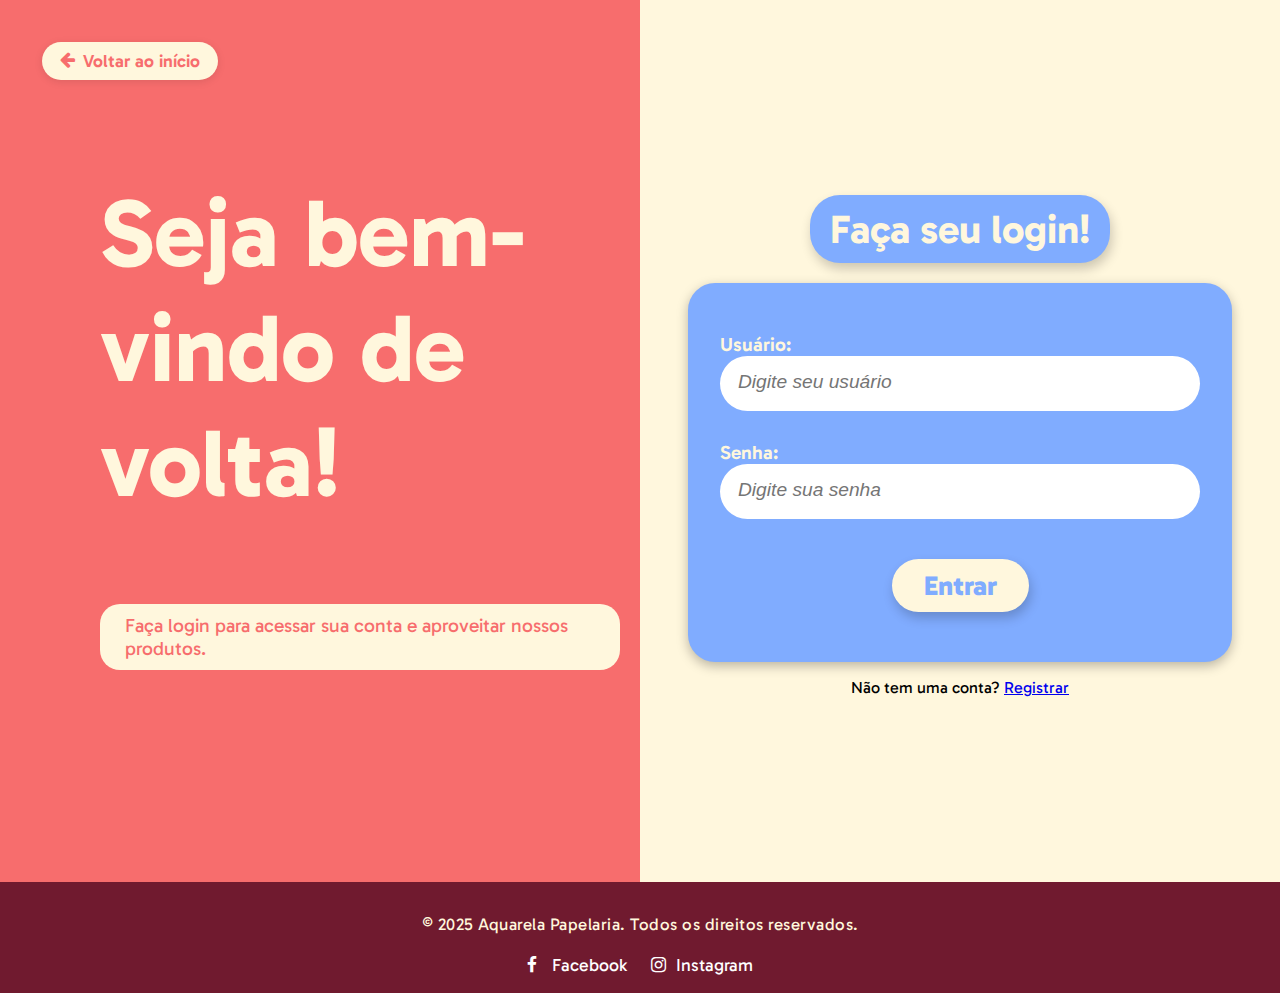
<file: html/loginPage.html>
<!DOCTYPE html>
<html lang="pt-br">

<head>
    <meta charset="UTF-8">
    <meta name="viewport" content="width=device-width, initial-scale=1.0">
    <title>Login | Papelaria Aquarela</title>

    <link rel="stylesheet" href="https://cdnjs.cloudflare.com/ajax/libs/font-awesome/4.7.0/css/font-awesome.min.css" />
    <link rel="stylesheet" href="../assets/style/variables.css" />
    <link rel="stylesheet" href="../assets/style/loginPage.css">
    <link rel="stylesheet" href="../assets/style/footer.css" />
    <link rel="stylesheet" href="../assets/style/responsiveAuth.css">
</head>

<body>
    <div class="login-content">
        <div class="login-text">
            <a href="../index.html" class="back-home-btn">
                <span class="fa fa-arrow-left"></span> Voltar ao início
            </a>
            <h1>Seja bem-vindo de volta!</h1>
            <p>Faça login para acessar sua conta e aproveitar nossos produtos.</p>
        </div>
        <div class="login-container">
            <h1>Faça seu login!</h1>
            <form id="login-form">
                <div class="form-group user">
                    <label for="username">Usuário:</label>
                    <input type="text" id="username" name="username" required placeholder="Digite seu usuário">
                </div>
                <div class="form-group password">
                    <label for="password">Senha:</label>
                    <input type="password" id="password" name="password" required placeholder="Digite sua senha">
                </div>
                <button type="submit">Entrar</button>
            </form>
            <div class="register-link">
                <p>Não tem uma conta? <a href="../html/registerPage.html">Registrar</a></p>
            </div>
        </div>

    </div>

    <footer class="footer">
        <div class="footer-content">
            <p>&copy; 2025 Aquarela Papelaria. Todos os direitos reservados.</p>
            <ul class="social-media">
                <li>
                    <a href="https://www.facebook.com/profile.php?id=100064709422844">
                        <span class="fa fa-facebook icon"></span>
                        Facebook
                    </a>
                </li>
                <li>
                    <a
                        href="https://www.instagram.com/aquarela_papelariabta?utm_source=ig_web_button_share_sheet&igsh=ZDNlZDc0MzIxNw==">
                        <span class="fa fa-instagram icon"></span>
                        Instagram
                    </a>
                </li>
            </ul>
        </div>
    </footer>

</body>

</html>
</file>
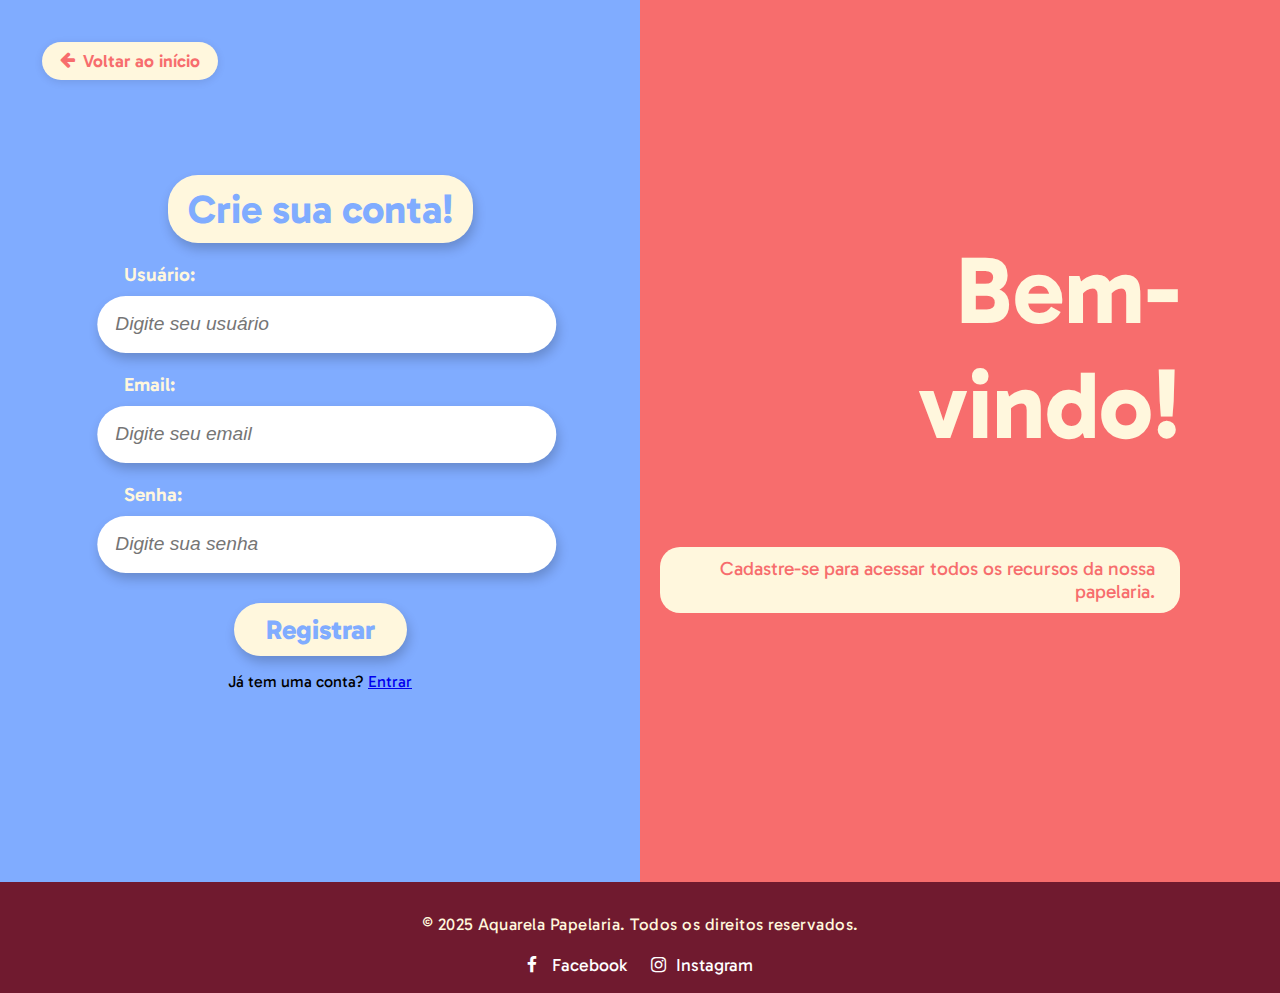
<file: html/registerPage.html>
<!DOCTYPE html>
<html lang="pt-br">

<head>
    <meta charset="UTF-8">
    <meta name="viewport" content="width=device-width, initial-scale=1.0">
    <title>Registro | Papelaria Aquarela</title>

    <link rel="stylesheet" href="https://cdnjs.cloudflare.com/ajax/libs/font-awesome/4.7.0/css/font-awesome.min.css" />
    <link rel="stylesheet" href="../assets/style/variables.css" />
    <link rel="stylesheet" href="../assets/style/registerPage.css">
    <link rel="stylesheet" href="../assets/style/footer.css" />
</head>

<body>
    <div class="login-content">
        <a href="../index.html" class="back-home-btn">
            <span class="fa fa-arrow-left"></span> Voltar ao início
        </a>
        <div class="login-container">
            <h1>Crie sua conta!</h1>
            <form id="register-form">
                <div class="form-group user">
                    <label for="username">Usuário:</label>
                    <input type="text" id="username" name="username" required placeholder="Digite seu usuário">
                </div>
                <div class="form-group email">
                    <label for="email">Email:</label>
                    <input type="email" id="email" name="email" required placeholder="Digite seu email">
                </div>
                <div class="form-group password">
                    <label for="password">Senha:</label>
                    <input type="password" id="password" name="password" required placeholder="Digite sua senha">
                </div>
                <button type="submit">Registrar</button>
            </form>
            <div class="register-link">
                <p>Já tem uma conta? <a href="../html/loginPage.html">Entrar</a></p>
            </div>
        </div>
        <div class="login-text">
            <h1>Bem-vindo!</h1>
            <p>Cadastre-se para acessar todos os recursos da nossa papelaria.</p>
        </div>
    </div>

    <footer class="footer">
        <div class="footer-content">
            <p>&copy; 2025 Aquarela Papelaria. Todos os direitos reservados.</p>
            <ul class="social-media">
                <li>
                    <a href="https://www.facebook.com/profile.php?id=100064709422844">
                        <span class="fa fa-facebook icon"></span>
                        Facebook
                    </a>
                </li>
                <li>
                    <a href="https://www.instagram.com/aquarela_papelariabta?utm_source=ig_web_button_share_sheet&igsh=ZDNlZDc0MzIxNw==">
                        <span class="fa fa-instagram icon"></span>
                        Instagram
                    </a>
                </li>
            </ul>
        </div>
    </footer>
</body>

</html>
</file>
<file: assets/style/variables.css>
:root {
    --primary-color: #f76d6d;
    --secondary-color: #80acff;
    --background-color: #fff7dd;
    --border-color: #2c3e50; 
    --terciary-color: #5c1818;
    --quartenary-color: #ffcb5c;
}
</file>
<file: assets/style/loginPage.css>
@import url('https://fonts.googleapis.com/css2?family=Gabarito:wght@400..900&family=Lexend:wght@100..900&family=Montserrat:ital,wght@0,100..900;1,100..900&family=Open+Sans:ital,wght@0,300..800;1,300..800&display=swap');

body {
    margin: 0;
    padding: 0;
    font-family: 'Gabarito', sans-serif;
    background: var(--background-color);
    transition: opacity 0.4s;
}

body.fade-out {
    opacity: 0;
}

.login-content {
    background-color: white;
    display: grid;
    grid-template-columns: 1fr 1fr;
    height: 98vh;
    width: 100%;
}

.login-content .login-text {
    display: flex;
    flex-direction: column;
    justify-content: center;
    align-items: left;
    padding: 20px;
    padding-left: 100px;
    background: var(--primary-color);
}

.login-content .login-text h1 {
    font-size: 6rem;
    max-width: 85%;
    color: var(--background-color);
}

.login-content .login-text p {
    font-size: 1.2rem;
    max-width: fit-content;
    background: var(--background-color);
    color: var(--primary-color);
    padding: 10px 25px;
    border-radius: 20px;
    margin-bottom: 100px;
}

.login-container {
    display: flex;
    justify-content: center;
    align-items: center;
    background: var(--background-color);
    padding: 20px;
    flex-direction: column;
}

.login-container h1 {
    background: var(--secondary-color);
    color: var(--background-color);
    font-size: 2.5rem;
    margin-bottom: 20px;
    padding: 10px 20px;
    border-radius: 30px;
    box-shadow: 2px 6px 12px 0px #00000033;
}

.login-container #login-form {
    background: var(--secondary-color);
    padding: 50px 32px;
    border-radius: 27px;
    box-shadow: 0 4px 12px rgba(0, 0, 0, 0.27);
    width: 80%;
    max-width: 90vw;
    min-width: 260px;
    transition: box-shadow 0.2s, width 0.2s, padding 0.2s, border-radius 0.2s;
    display: flex;
    flex-direction: column;
    gap: 30px;
}



.login-container .form-group {
    display: flex;
    flex-direction: column;
}

.login-container .form-group label {
    color: var(--background-color);
    font-size: 1.2rem;
    font-weight: 600;
}

.login-container .form-group input {
    border: none;
    padding: 20px 18px;
    border-radius: 30px;
}

.login-container .form-group input:hover {
    box-shadow: 2px 6px 12px 0px #00000033;
    transition: ease-in-out 300ms;
}

.login-container button {
    font-family: 'Gabarito', sans-serif;
    box-shadow: 2px 6px 12px 0px #00000033;
    border: none;
    padding: 10px 32px;
    background: var(--background-color);
    color: var(--secondary-color);
    font-weight: 800;
    border-radius: 30px;
    font-size: 1.7rem;
    cursor: pointer;
    transition: background 0.2s;
    display: block;
    margin: 10px auto 0 auto;
}
.login-container .form-group input::placeholder {
    font-size: 1.2rem;
    font-style: italic;
}

.back-home-btn {
    display: inline-flex;
    align-items: center;
    gap: 8px;
    background: var(--background-color);
    color: var(--primary-color);
    font-weight: 600;
    font-size: 1.1rem;
    padding: 8px 18px;
    border-radius: 22px;
    text-decoration: none;
    margin: 24px 0 0 24px;
    box-shadow: 0 2px 8px rgba(0,0,0,0.10);
    transition: background 0.2s, color 0.2s;
    position: absolute;
    top: 18px;
    left: 18px;
    z-index: 10;
}
.back-home-btn:hover {
    background: var(--primary-color);
    color: #fff;
    box-shadow: none;
}
</file>
<file: assets/style/footer.css>
.footer {
    text-decoration: none;
    list-style: none;
    background: #701a2f;
    color: var(--background-color);
    padding: 32px 0 16px 0;
    width: 100%;
    box-shadow: 0 -2px 8px rgba(0,0,0,0.04);
}

.footer-content {
    max-width: 1200px;
    margin: 0 auto;
    padding: 0 24px;
    display: flex;
    flex-direction: column;
    align-items: center;
    gap: 12px;
}

.footer-content p {
    margin: 0;
    font-size: 1.05rem;
    letter-spacing: 0.5px;
    color: var(--background-color);
}

.social-media {
    list-style: none;
    display: flex;
    flex-direction: row;
    white-space: nowrap;
    gap: 24px;
    padding: 0;
    margin: 8px 0 0 0;
}

.social-media li a {
    list-style: none;
    color: #fff;
    text-decoration: none;
    font-weight: 400;
    font-size: 1.1rem;
    transition: color 0.2s;
}

.social-media .icon {
    width: 20px;
    height: 20px;
    vertical-align: middle;
    transition: transform 0.2s;
    color: white;
    text-decoration: none;
    list-style: none;
}

.social-media li a:hover {
    color: var(--primary-color);
    text-decoration: underline;
}
</file>
<file: assets/style/responsiveAuth.css>
/* ==========================================================
   RESPONSIVIDADE PARA LOGIN E REGISTRO
   (Ativado em telas com largura máxima de 992px e 600px)
   ========================================================== */

@media (max-width: 992px) {
    .login-content {
        grid-template-columns: 1fr;
        height: auto;
        min-height: 100vh;
    }
    .login-content .login-text {
        padding: 32px 20px 20px 20px;
        align-items: center;
        text-align: center;
        background: var(--primary-color);
    }
    .login-content .login-text h1 {
        font-size: 3rem;
        max-width: 100%;
    }
    .login-content .login-text p {
        font-size: 1rem;
        margin-bottom: 40px;
        padding: 8px 12px;
    }
    .login-container {
        padding: 24px 10px;
        width: 100%;
        min-width: 0;
    }
    .login-container h1 {
        font-size: 2rem;
        padding: 8px 10px;
    }
    .login-container #login-form {
        padding: 32px 10px;
        width: 100%;
        min-width: 0;
    }
    .login-container button {
        font-size: 1.2rem;
        padding: 10px 0;
    }
    .back-home-btn {
        position: static;
        margin: 0 auto 18px auto;
    }
}

@media (max-width: 600px) {
    .login-content .login-text h1 {
        font-size: 3rem;
    }
    .login-content .login-text p {
        font-size: 0.95rem;
        padding: 6px 6px;
    }
    .login-container h1 {
        font-size: 1.4rem;
        padding: 10px 12px;
    }
    .login-container #login-form {
        padding: 18px 20px;
        gap: 18px;
    }
    .login-container .form-group input {
        padding: 12px 10px;
        font-size: 1rem;
    }
    .login-container button {
        font-size: 1.2rem;
        padding: 8px 10px;
    }
    .back-home-btn {
        font-size: 1rem;
        padding: 6px 10px;
        margin: 12px auto 0 auto;
    }
}
</file>
<file: assets/style/registerPage.css>
@import url('https://fonts.googleapis.com/css2?family=Gabarito:wght@400..900&family=Lexend:wght@100..900&family=Montserrat:ital,wght@0,100..900;1,100..900&family=Open+Sans:ital,wght@0,300..800;1,300..800&display=swap');

body {
    margin: 0;
    padding: 0;
    font-family: 'Gabarito', sans-serif;
    background: var(--background-color);
    transition: opacity 0.4s;
}

body.fade-out {
    opacity: 0;
}

.login-content {
    background-color: white;
    display: grid;
    grid-template-columns: 1fr 1fr;
    height: 98vh;
    width: 100%;
}

.login-content .login-text {
    display: flex;
    flex-direction: column;
    justify-content: center;
    align-items: flex-end; /* invertido: texto à direita */
    padding: 20px;
    padding-right: 100px; /* invertido */
    background: var(--primary-color);
}

.login-content .login-text h1 {
    font-size: 6rem;
    max-width: 85%;
    color: var(--background-color);
    text-align: right;
}

.login-content .login-text p {
    font-size: 1.2rem;
    max-width: fit-content;
    background: var(--background-color);
    color: var(--primary-color);
    padding: 10px 25px;
    border-radius: 20px;
    margin-bottom: 100px;
    text-align: right;
}

.login-container {
    display: flex;
    justify-content: center;
    align-items: center;
    background: var(--secondary-color);
    padding: 20px;
    flex-direction: column;
}

.login-container h1 {
    width: auto;
    max-width: 100%;
    text-align: center;
    margin: 0 auto 20px auto;
    background: var(--background-color);
    color: var(--secondary-color);
    font-size: 2.5rem;
    padding: 10px 20px;
    border-radius: 30px;
    box-shadow: 2px 6px 12px 0px #00000033;
    display: block;
}

.login-container #login-form {
    max-width: 480px;
    width: 140%;
    margin: 0 auto;
    padding: 30px 32px;
    border-radius: 30px;
    box-shadow: 0 4px 12px rgba(0, 0, 0, 0.27);
    background: var(--secondary-color);
    display: flex;
    flex-direction: column;
    align-items: center;
    justify-content: center;
    gap: 18px;
}

.login-container .form-group {
    display: flex;
    flex-direction: column;
    gap: 10px;
    align-items: stretch;
    width: 100%;
}

.login-container .form-group label {
    color: var(--background-color);
    font-size: 1.2rem;
    font-weight: 600;
    text-align: left;
    transform: translateX(-25%);
}

.login-container .form-group input {
    width: 175%;
    min-width: 0;
    padding: 18px 18px;
    border-radius: 30px;
    box-shadow: 2px 6px 12px 0px #00000033;
    margin-bottom: 20px;
    box-sizing: border-box;
    font-size: 1.1rem;
    border: none;
    transform: translateX(-20%);
}

.login-container .form-group input:hover {
    box-shadow: 2px 6px 12px 0px #00000033;
    transition: ease-in-out 300ms;
}

.login-container button {
    font-family: 'Gabarito', sans-serif;
    box-shadow: 2px 6px 12px 0px #00000033;
    border: none;
    padding: 10px 32px;
    background: var(--background-color);
    color: var(--secondary-color);
    font-weight: 800;
    border-radius: 30px;
    font-size: 1.7rem;
    cursor: pointer;
    transition: background 0.2s;
    display: block;
    margin: 10px auto 0 auto;
}

.login-container .form-group input::placeholder {
    font-size: 1.2rem;
    font-style: italic;
}

.back-home-btn {
    display: inline-flex;
    align-items: center;
    gap: 8px;
    background: var(--background-color);
    color: var(--primary-color);
    font-weight: 600;
    font-size: 1.1rem;
    padding: 8px 18px;
    border-radius: 22px;
    text-decoration: none;
    margin: 24px 0 0 24px;
    box-shadow: 0 2px 8px rgba(0,0,0,0.10);
    transition: background 0.2s, color 0.2s;
    position: absolute;
    top: 18px;
    left: 18px;
    z-index: 10;
}
.back-home-btn:hover {
    background: var(--primary-color);
    color: #fff;
    box-shadow: none;
}
</file>
